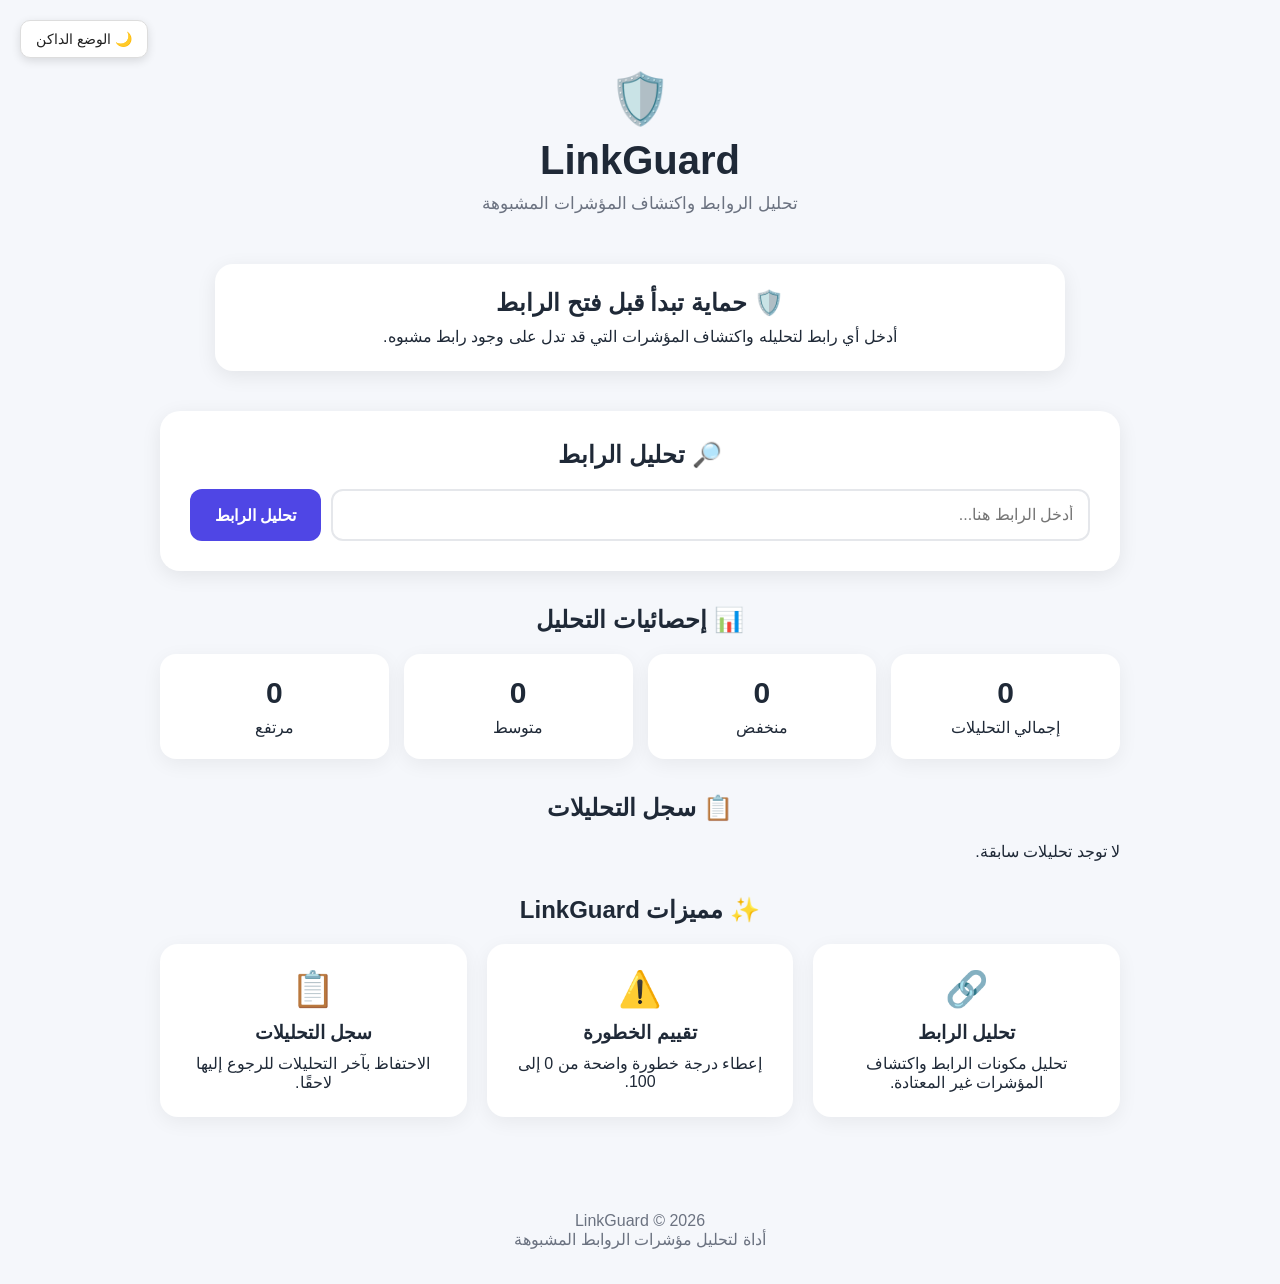
<file: index.html>
<!DOCTYPE html>
<html lang="ar" dir="rtl">
<head>
    <meta charset="UTF-8">
    <meta name="viewport" content="width=device-width, initial-scale=1.0">

    <title>LinkGuard | تحليل الروابط</title>

    <link rel="stylesheet" href="style.css">
</head>

<body>

    <!-- زر الوضع الفاتح والداكن -->
    <button id="themeToggle" class="theme-toggle">
        🌙 الوضع الداكن
    </button>

    <!-- الهيدر -->
    <header class="hero">
        <div class="logo">🛡️</div>

        <h1>LinkGuard</h1>

        <p>
            تحليل الروابط واكتشاف المؤشرات المشبوهة
        </p>
    </header>


    <!-- بطاقة المعلومات -->
    <section class="info-card">

        <h2>🛡️ حماية تبدأ قبل فتح الرابط</h2>

        <p>
            أدخل أي رابط لتحليله واكتشاف المؤشرات
            التي قد تدل على وجود رابط مشبوه.
        </p>

    </section>


    <!-- قسم التحليل -->
    <main>

        <section class="analyzer">

            <h2>🔎 تحليل الرابط</h2>

            <div class="input-area">

                <input
                    type="text"
                    id="urlInput"
                    placeholder="أدخل الرابط هنا..."
                    autocomplete="off"
                >

                <button onclick="analyzeURL()">
                    تحليل الرابط
                </button>

            </div>

        </section>


        <!-- نتيجة التحليل -->
        <section id="result"></section>


        <!-- الإحصائيات -->
        <section class="statistics">

            <h2>📊 إحصائيات التحليل</h2>

            <div class="stats-container">

                <div class="stat-card">
                    <strong id="totalCount">0</strong>
                    <span>إجمالي التحليلات</span>
                </div>

                <div class="stat-card">
                    <strong id="lowCount">0</strong>
                    <span>منخفض</span>
                </div>

                <div class="stat-card">
                    <strong id="mediumCount">0</strong>
                    <span>متوسط</span>
                </div>

                <div class="stat-card">
                    <strong id="highCount">0</strong>
                    <span>مرتفع</span>
                </div>

            </div>

        </section>


        <!-- سجل التحليلات -->
        <section class="history-section">

            <h2>📋 سجل التحليلات</h2>

            <div id="history">
                <p>لا توجد تحليلات سابقة.</p>
            </div>

        </section>


        <!-- المميزات -->
        <section class="features">

            <h2>✨ مميزات LinkGuard</h2>

            <div class="features-container">

                <div class="feature-card">

                    <div class="feature-icon">🔗</div>

                    <h3>تحليل الرابط</h3>

                    <p>
                        تحليل مكونات الرابط واكتشاف المؤشرات
                        غير المعتادة.
                    </p>

                </div>


                <div class="feature-card">

                    <div class="feature-icon">⚠️</div>

                    <h3>تقييم الخطورة</h3>

                    <p>
                        إعطاء درجة خطورة واضحة من 0 إلى 100.
                    </p>

                </div>


                <div class="feature-card">

                    <div class="feature-icon">📋</div>

                    <h3>سجل التحليلات</h3>

                    <p>
                        الاحتفاظ بآخر التحليلات للرجوع إليها
                        لاحقًا.
                    </p>

                </div>

            </div>

        </section>

    </main>


    <!-- الفوتر -->
    <footer>

        <p>
            LinkGuard © 2026
        </p>

        <p>
            أداة لتحليل مؤشرات الروابط المشبوهة
        </p>

    </footer>


    <!-- JavaScript -->
    <script src="script.js"></script>

</body>
</html>
</file>
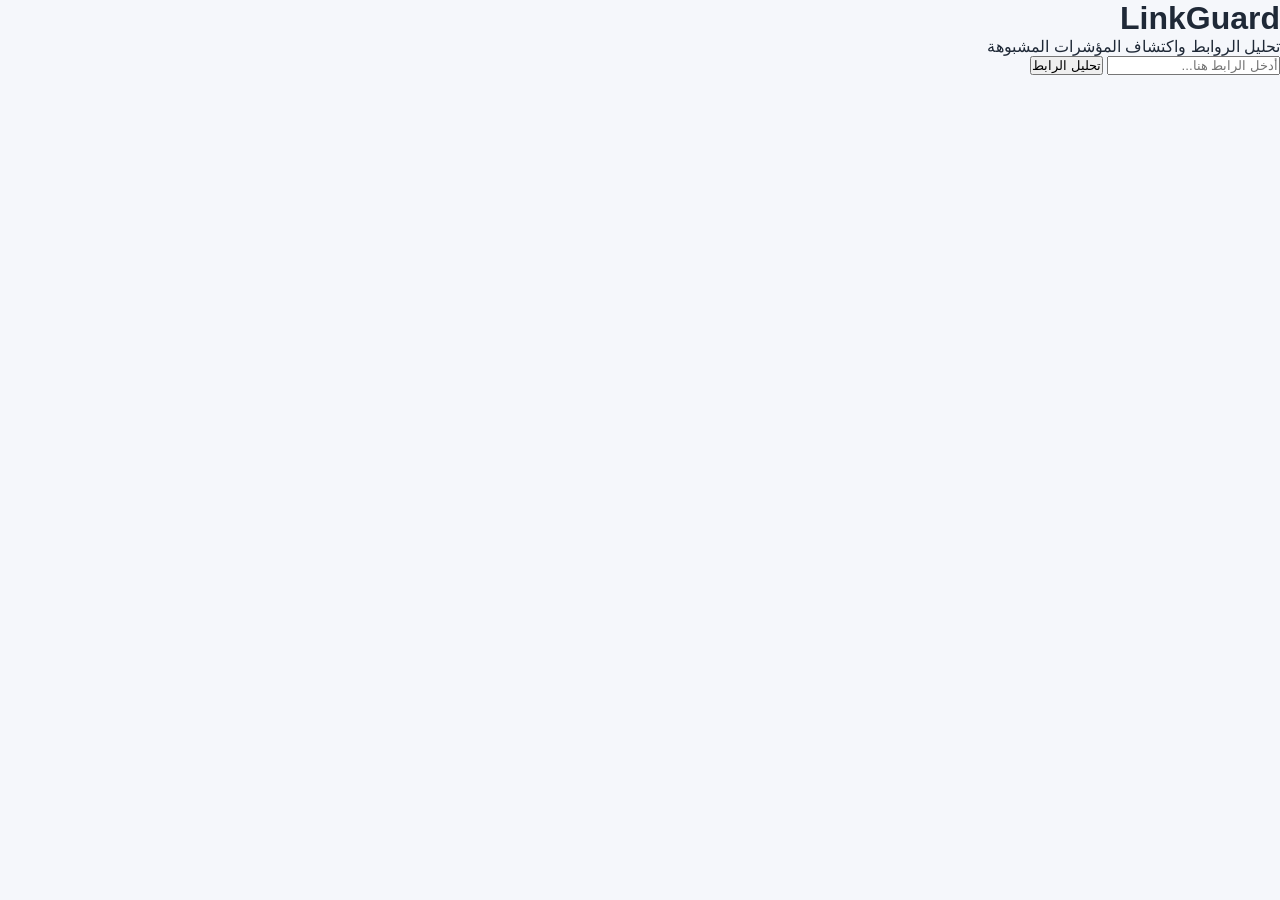
<file: لينك جارد.html>
<!DOCTYPE html>
<html lang="ar" dir="rtl">
<head>
    <meta charset="UTF-8">
    <meta name="viewport" content="width=device-width, initial-scale=1.0">

    <title>LinkGuard</title>

    <link rel="stylesheet" href="style.css">
</head>

<body>

    <div class="container">

        <h1>LinkGuard</h1>

        <p class="subtitle">
            تحليل الروابط واكتشاف المؤشرات المشبوهة
        </p>

        <div class="scanner-box">

            <input
                type="text"
                id="urlInput"
                placeholder="أدخل الرابط هنا..."
            >

            <button onclick="analyzeURL()">
                تحليل الرابط
            </button>

        </div>

        <div id="result" class="result"></div>

    </div>

    <script src="script.js"></script>

</body>
</html>
</file>
<file: style.css>
* {
    box-sizing: border-box;
    margin: 0;
    padding: 0;
}

body {
    font-family: Arial, sans-serif;
    background: #f5f7fb;
    color: #1f2937;
    min-height: 100vh;
    transition: background 0.3s, color 0.3s;
}

/* زر الوضع */
.theme-toggle {
    position: fixed;
    top: 20px;
    left: 20px;
    z-index: 9999;

    padding: 10px 15px;
    border: 1px solid #ddd;
    border-radius: 10px;

    background: white;
    color: #222;

    font-size: 14px;
    cursor: pointer;

    box-shadow: 0 3px 10px rgba(0, 0, 0, 0.12);
}


/* الهيدر */
.hero {
    text-align: center;
    padding: 70px 20px 30px;
}

.logo {
    font-size: 50px;
    margin-bottom: 10px;
}

.hero h1 {
    font-size: 40px;
    margin-bottom: 10px;
}

.hero p {
    color: #6b7280;
    font-size: 17px;
}


/* بطاقة المعلومات */
.info-card {
    max-width: 850px;
    margin: 20px auto;
    padding: 25px;

    background: white;
    border-radius: 18px;

    text-align: center;

    box-shadow: 0 5px 20px rgba(0, 0, 0, 0.08);
}

.info-card h2 {
    margin-bottom: 10px;
}


/* المحتوى */
main {
    max-width: 1000px;
    margin: auto;
    padding: 20px;
}


/* التحليل */
.analyzer {
    background: white;
    padding: 30px;
    border-radius: 20px;

    text-align: center;

    box-shadow: 0 5px 20px rgba(0, 0, 0, 0.08);
}

.analyzer h2 {
    margin-bottom: 20px;
}


/* خانة الرابط */
.input-area {
    display: flex;
    gap: 10px;
}

.input-area input {
    flex: 1;

    padding: 15px;

    border: 2px solid #e5e7eb;
    border-radius: 12px;

    font-size: 16px;
    outline: none;
}

.input-area input:focus {
    border-color: #6366f1;
}

.input-area button {
    padding: 15px 25px;

    border: none;
    border-radius: 12px;

    background: #4f46e5;
    color: white;

    font-size: 16px;
    font-weight: bold;

    cursor: pointer;
}


/* النتيجة */
#result {
    margin-top: 25px;
}

.result-card {
    background: white;

    padding: 30px;

    border-radius: 20px;

    box-shadow: 0 5px 20px rgba(0, 0, 0, 0.08);
}

.result-card h2 {
    margin-bottom: 20px;
}

.result-info {
    margin-bottom: 20px;
}

.analyzed-url {
    margin-top: 8px;

    padding: 12px;

    background: #f3f4f6;

    border-radius: 10px;

    word-break: break-all;
}

.risk-score,
.risk-level {
    display: flex;
    justify-content: space-between;
    align-items: center;

    padding: 15px;

    margin-top: 10px;

    background: #f3f4f6;

    border-radius: 12px;
}

.result-card h3 {
    margin: 25px 0 12px;
}

.result-card ul {
    padding-right: 25px;
}

.result-card li {
    margin-bottom: 8px;
}


/* ألوان الخطورة */
.result-card.low {
    border-right: 6px solid #22c55e;
}

.result-card.medium {
    border-right: 6px solid #f59e0b;
}

.result-card.high {
    border-right: 6px solid #ef4444;
}


/* الإحصائيات */
.statistics,
.history-section,
.features {
    margin-top: 35px;
}

.statistics h2,
.history-section h2,
.features h2 {
    text-align: center;
    margin-bottom: 20px;
}

.stats-container {
    display: grid;

    grid-template-columns: repeat(4, 1fr);

    gap: 15px;
}

.stat-card {
    background: white;

    padding: 22px;

    border-radius: 16px;

    text-align: center;

    box-shadow: 0 5px 20px rgba(0, 0, 0, 0.06);
}

.stat-card strong {
    display: block;

    font-size: 30px;

    margin-bottom: 8px;
}


/* السجل */
.history-card {
    background: white;

    padding: 20px;

    margin-bottom: 12px;

    border-radius: 15px;

    box-shadow: 0 4px 15px rgba(0, 0, 0, 0.06);
}

.history-card p {
    margin-bottom: 8px;
}

.history-card small {
    color: #6b7280;
}


/* المميزات */
.features-container {
    display: grid;

    grid-template-columns: repeat(3, 1fr);

    gap: 20px;
}

.feature-card {
    background: white;

    padding: 25px;

    border-radius: 18px;

    text-align: center;

    box-shadow: 0 5px 20px rgba(0, 0, 0, 0.06);
}

.feature-icon {
    font-size: 35px;

    margin-bottom: 12px;
}

.feature-card h3 {
    margin-bottom: 10px;
}


/* الفوتر */
footer {
    text-align: center;

    padding: 35px 20px;

    margin-top: 40px;

    color: #6b7280;
}


/* ========================= */
/* الوضع الداكن */
/* ========================= */

body.dark-mode {
    background: #111827;
    color: #f3f4f6;
}

body.dark-mode .theme-toggle {
    background: #1f2937;
    color: white;
    border-color: #374151;
}

body.dark-mode .info-card,
body.dark-mode .analyzer,
body.dark-mode .result-card,
body.dark-mode .stat-card,
body.dark-mode .history-card,
body.dark-mode .feature-card {
    background: #1f2937;
    color: #f3f4f6;
}

body.dark-mode .hero p,
body.dark-mode footer {
    color: #9ca3af;
}

body.dark-mode .analyzed-url,
body.dark-mode .risk-score,
body.dark-mode .risk-level {
    background: #374151;
}

body.dark-mode .input-area input {
    background: #1f2937;
    color: white;
    border-color: #4b5563;
}

body.dark-mode .input-area input::placeholder {
    color: #9ca3af;
}


/* الجوال */
@media (max-width: 700px) {

    .theme-toggle {
        top: 12px;
        left: 12px;
        padding: 8px 12px;
        font-size: 12px;
    }

    .hero {
        padding-top: 75px;
    }

    .hero h1 {
        font-size: 34px;
    }

    .input-area {
        flex-direction: column;
    }

    .stats-container {
        grid-template-columns: repeat(2, 1fr);
    }

    .features-container {
        grid-template-columns: 1fr;
    }
}
</file>
